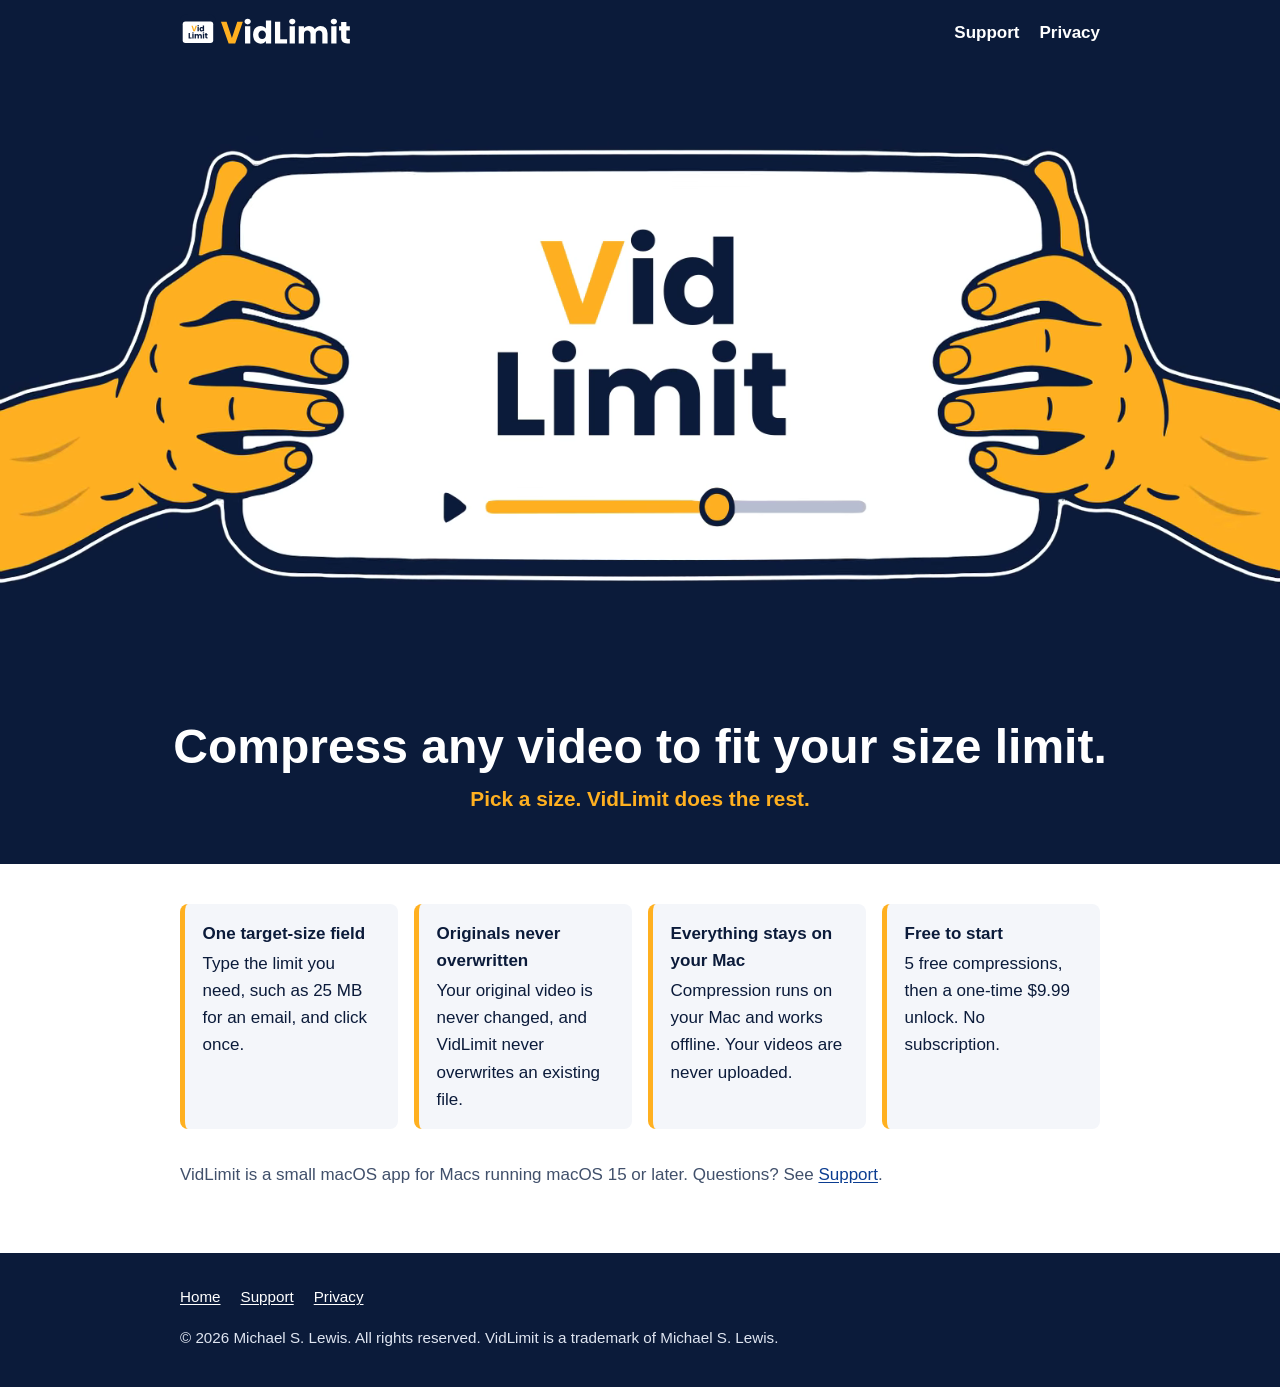
<file: index.html>
<!doctype html>
<html lang="en">
<head>
<meta charset="utf-8">
<meta name="viewport" content="width=device-width, initial-scale=1">
<title>VidLimit: Compress any video to fit your size limit</title>
<meta name="description" content="Pick a size. VidLimit does the rest. A small Mac app that compresses a video to fit your size limit, entirely on your Mac.">
<meta name="theme-color" content="#0B1B3A">
<link rel="canonical" href="https://vidlimit.com/">
<link rel="icon" href="/favicon.ico" sizes="48x48">
<link rel="icon" href="/assets/favicon.svg" type="image/svg+xml">
<link rel="icon" href="/assets/favicon-32.png" type="image/png" sizes="32x32">
<link rel="icon" href="/assets/favicon-16.png" type="image/png" sizes="16x16">
<link rel="apple-touch-icon" href="/assets/apple-touch-icon.png">
<meta property="og:type" content="website">
<meta property="og:site_name" content="VidLimit">
<meta property="og:title" content="VidLimit: Compress any video to fit your size limit">
<meta property="og:description" content="Pick a size. VidLimit does the rest. A small Mac app that compresses a video to fit your size limit, entirely on your Mac.">
<meta property="og:url" content="https://vidlimit.com/">
<meta property="og:image" content="https://vidlimit.com/assets/og-image.png">
<meta property="og:image:width" content="1200">
<meta property="og:image:height" content="630">
<meta property="og:image:alt" content="VidLimit logo: two hands squeezing a video player so it fits under a size limit.">
<meta name="twitter:card" content="summary_large_image">
<meta name="twitter:title" content="VidLimit: Compress any video to fit your size limit">
<meta name="twitter:description" content="Pick a size. VidLimit does the rest. A small Mac app that compresses a video to fit your size limit, entirely on your Mac.">
<meta name="twitter:image" content="https://vidlimit.com/assets/og-image.png">
<meta name="twitter:image:alt" content="VidLimit logo: two hands squeezing a video player so it fits under a size limit.">
<link rel="stylesheet" href="/style.css">
</head>
<body>
<header class="site"><div class="wrap wide">
<a href="/" aria-label="VidLimit home"><img src="/assets/vidlimit-lockup-dark.svg" alt="VidLimit" width="172" height="36"></a>
<nav aria-label="Main"><a href="/support/">Support</a><a href="/privacy/">Privacy</a></nav>
</div></header>
<section class="hero">
<video class="hero-loop" autoplay muted playsinline preload="auto" width="1584" height="780" poster="/assets/vidlimit-hero-poster-dark.png" aria-label="Two amber hands squeezing a video player labeled VidLimit, as if pressing it down to fit a size limit.">
<source src="/assets/vidlimit-squeeze-loop-dark.webm" type="video/webm">
<source src="/assets/vidlimit-squeeze-loop-dark.mp4" type="video/mp4">
</video>
<img class="hero-still" src="/assets/vidlimit-hero-final-dark.png" alt="Two amber hands squeezing a video player labeled VidLimit, as if pressing it down to fit a size limit." width="1584" height="780">
<h1>Compress any video to fit your size limit.</h1>
<p class="sub">Pick a size. VidLimit does the rest.</p>
</section>
<main><div class="wrap wide">
<ul class="benefits">
<li><strong>One target-size field</strong>Type the limit you need, such as 25 MB for an email, and click once.</li>
<li><strong>Originals never overwritten</strong>Your original video is never changed, and VidLimit never overwrites an existing file.</li>
<li><strong>Everything stays on your Mac</strong>Compression runs on your Mac and works offline. Your videos are never uploaded.</li>
<li><strong>Free to start</strong>5 free compressions, then a one-time $9.99 unlock. No subscription.</li>
</ul>
<p class="meta" style="margin-top:2rem">VidLimit is a small macOS app for Macs running macOS 15 or later. Questions? See <a href="/support/">Support</a>.</p>
</div></main>
<footer class="site"><div class="wrap wide">
<nav aria-label="Footer"><ul><li><a href="/">Home</a></li><li><a href="/support/">Support</a></li><li><a href="/privacy/">Privacy</a></li></ul></nav>
<p>© 2026 Michael S. Lewis. All rights reserved. VidLimit is a trademark of Michael S. Lewis.</p>
</div></footer>
<script>(function(){var v=document.querySelector(".hero-loop");if(v&&window.matchMedia&&matchMedia("(prefers-reduced-motion: reduce)").matches){v.removeAttribute("autoplay");v.pause();}})();</script>
</body>
</html>
</file>
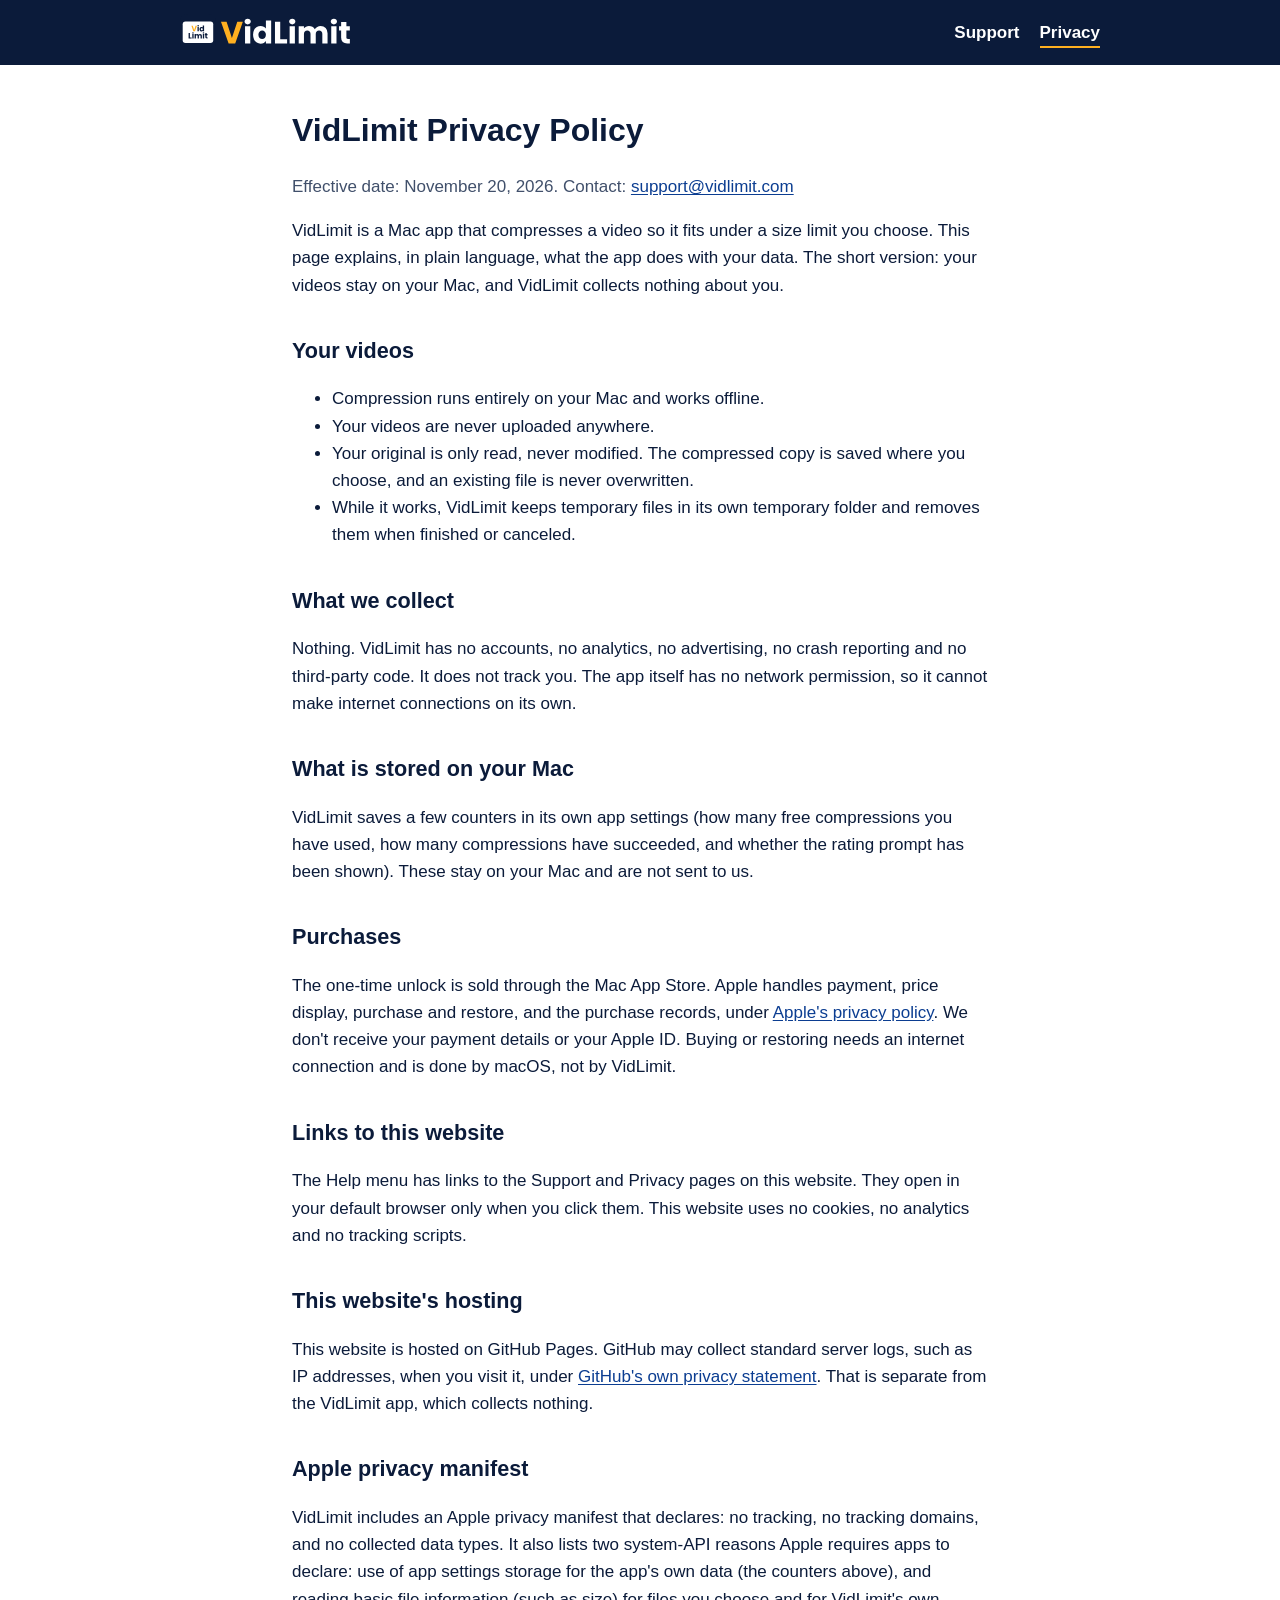
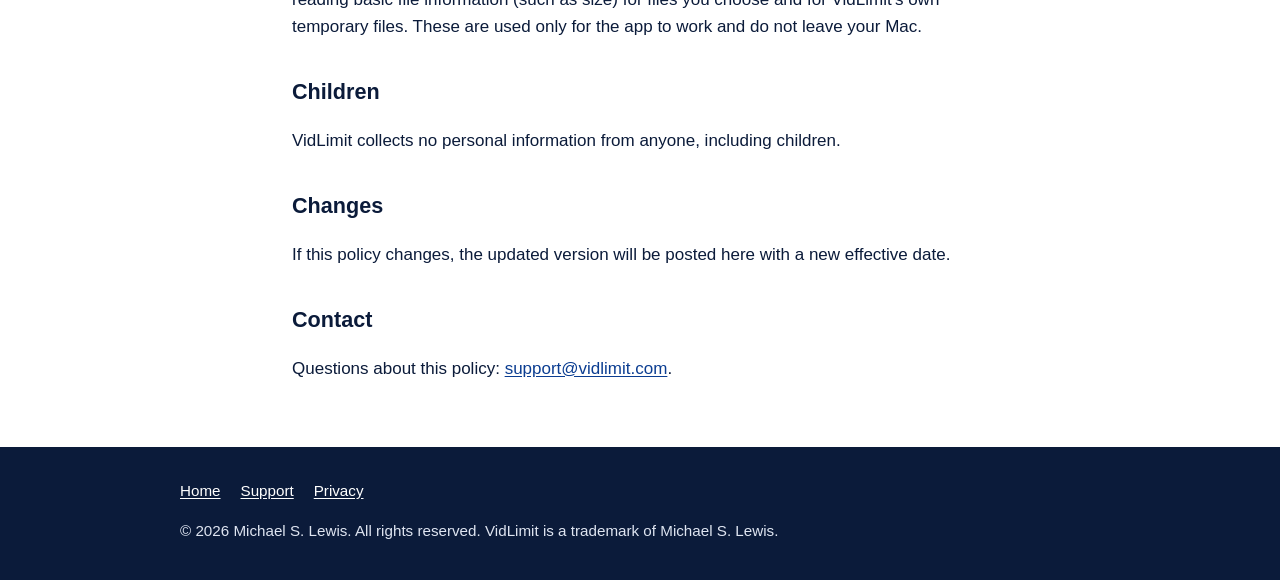
<file: privacy/index.html>
<!doctype html>
<html lang="en">
<head>
<meta charset="utf-8">
<meta name="viewport" content="width=device-width, initial-scale=1">
<title>VidLimit Privacy Policy</title>
<meta name="description" content="VidLimit processes your videos on your Mac and never uploads them. No accounts, no analytics, no tracking. Read the full privacy policy.">
<meta name="theme-color" content="#0B1B3A">
<link rel="canonical" href="https://vidlimit.com/privacy/">
<link rel="icon" href="/favicon.ico" sizes="48x48">
<link rel="icon" href="/assets/favicon.svg" type="image/svg+xml">
<link rel="icon" href="/assets/favicon-32.png" type="image/png" sizes="32x32">
<link rel="icon" href="/assets/favicon-16.png" type="image/png" sizes="16x16">
<link rel="apple-touch-icon" href="/assets/apple-touch-icon.png">
<meta property="og:type" content="website">
<meta property="og:site_name" content="VidLimit">
<meta property="og:title" content="VidLimit Privacy Policy">
<meta property="og:description" content="VidLimit processes your videos on your Mac and never uploads them. No accounts, no analytics, no tracking. Read the full privacy policy.">
<meta property="og:url" content="https://vidlimit.com/privacy/">
<meta property="og:image" content="https://vidlimit.com/assets/og-image.png">
<meta property="og:image:width" content="1200">
<meta property="og:image:height" content="630">
<meta property="og:image:alt" content="VidLimit logo: two hands squeezing a video player so it fits under a size limit.">
<meta name="twitter:card" content="summary_large_image">
<meta name="twitter:title" content="VidLimit Privacy Policy">
<meta name="twitter:description" content="VidLimit processes your videos on your Mac and never uploads them. No accounts, no analytics, no tracking. Read the full privacy policy.">
<meta name="twitter:image" content="https://vidlimit.com/assets/og-image.png">
<meta name="twitter:image:alt" content="VidLimit logo: two hands squeezing a video player so it fits under a size limit.">
<link rel="stylesheet" href="/style.css">
</head>
<body>
<header class="site"><div class="wrap wide">
<a href="/" aria-label="VidLimit home"><img src="/assets/vidlimit-lockup-dark.svg" alt="VidLimit" width="172" height="36"></a>
<nav aria-label="Main"><a href="/support/">Support</a><a href="/privacy/" aria-current="page">Privacy</a></nav>
</div></header>
<main><div class="wrap">
<h1 class="page">VidLimit Privacy Policy</h1>
<p class="meta">Effective date: November 20, 2026. Contact: <a href="mailto:support@vidlimit.com">support@vidlimit.com</a></p>
<p>VidLimit is a Mac app that compresses a video so it fits under a size limit you choose. This page explains, in plain language, what the app does with your data. The short version: your videos stay on your Mac, and VidLimit collects nothing about you.</p>
<h2>Your videos</h2>
<ul><li>Compression runs entirely on your Mac and works offline.</li><li>Your videos are never uploaded anywhere.</li><li>Your original is only read, never modified. The compressed copy is saved where you choose, and an existing file is never overwritten.</li><li>While it works, VidLimit keeps temporary files in its own temporary folder and removes them when finished or canceled.</li></ul>
<h2>What we collect</h2>
<p>Nothing. VidLimit has no accounts, no analytics, no advertising, no crash reporting and no third-party code. It does not track you. The app itself has no network permission, so it cannot make internet connections on its own.</p>
<h2>What is stored on your Mac</h2>
<p>VidLimit saves a few counters in its own app settings (how many free compressions you have used, how many compressions have succeeded, and whether the rating prompt has been shown). These stay on your Mac and are not sent to us.</p>
<h2>Purchases</h2>
<p>The one-time unlock is sold through the Mac App Store. Apple handles payment, price display, purchase and restore, and the purchase records, under <a href="https://www.apple.com/legal/privacy/">Apple's privacy policy</a>. We don't receive your payment details or your Apple ID. Buying or restoring needs an internet connection and is done by macOS, not by VidLimit.</p>
<h2>Links to this website</h2>
<p>The Help menu has links to the Support and Privacy pages on this website. They open in your default browser only when you click them. This website uses no cookies, no analytics and no tracking scripts.</p>
<h2>This website's hosting</h2>
<p>This website is hosted on GitHub Pages. GitHub may collect standard server logs, such as IP addresses, when you visit it, under <a href="https://docs.github.com/en/site-policy/privacy-policies/github-general-privacy-statement">GitHub's own privacy statement</a>. That is separate from the VidLimit app, which collects nothing.</p>
<h2>Apple privacy manifest</h2>
<p>VidLimit includes an Apple privacy manifest that declares: no tracking, no tracking domains, and no collected data types. It also lists two system-API reasons Apple requires apps to declare: use of app settings storage for the app's own data (the counters above), and reading basic file information (such as size) for files you choose and for VidLimit's own temporary files. These are used only for the app to work and do not leave your Mac.</p>
<h2>Children</h2>
<p>VidLimit collects no personal information from anyone, including children.</p>
<h2>Changes</h2>
<p>If this policy changes, the updated version will be posted here with a new effective date.</p>
<h2>Contact</h2>
<p>Questions about this policy: <a href="mailto:support@vidlimit.com">support@vidlimit.com</a>.</p>
</div></main>
<footer class="site"><div class="wrap wide">
<nav aria-label="Footer"><ul><li><a href="/">Home</a></li><li><a href="/support/">Support</a></li><li><a href="/privacy/">Privacy</a></li></ul></nav>
<p>© 2026 Michael S. Lewis. All rights reserved. VidLimit is a trademark of Michael S. Lewis.</p>
</div></footer>
</body>
</html>
</file>
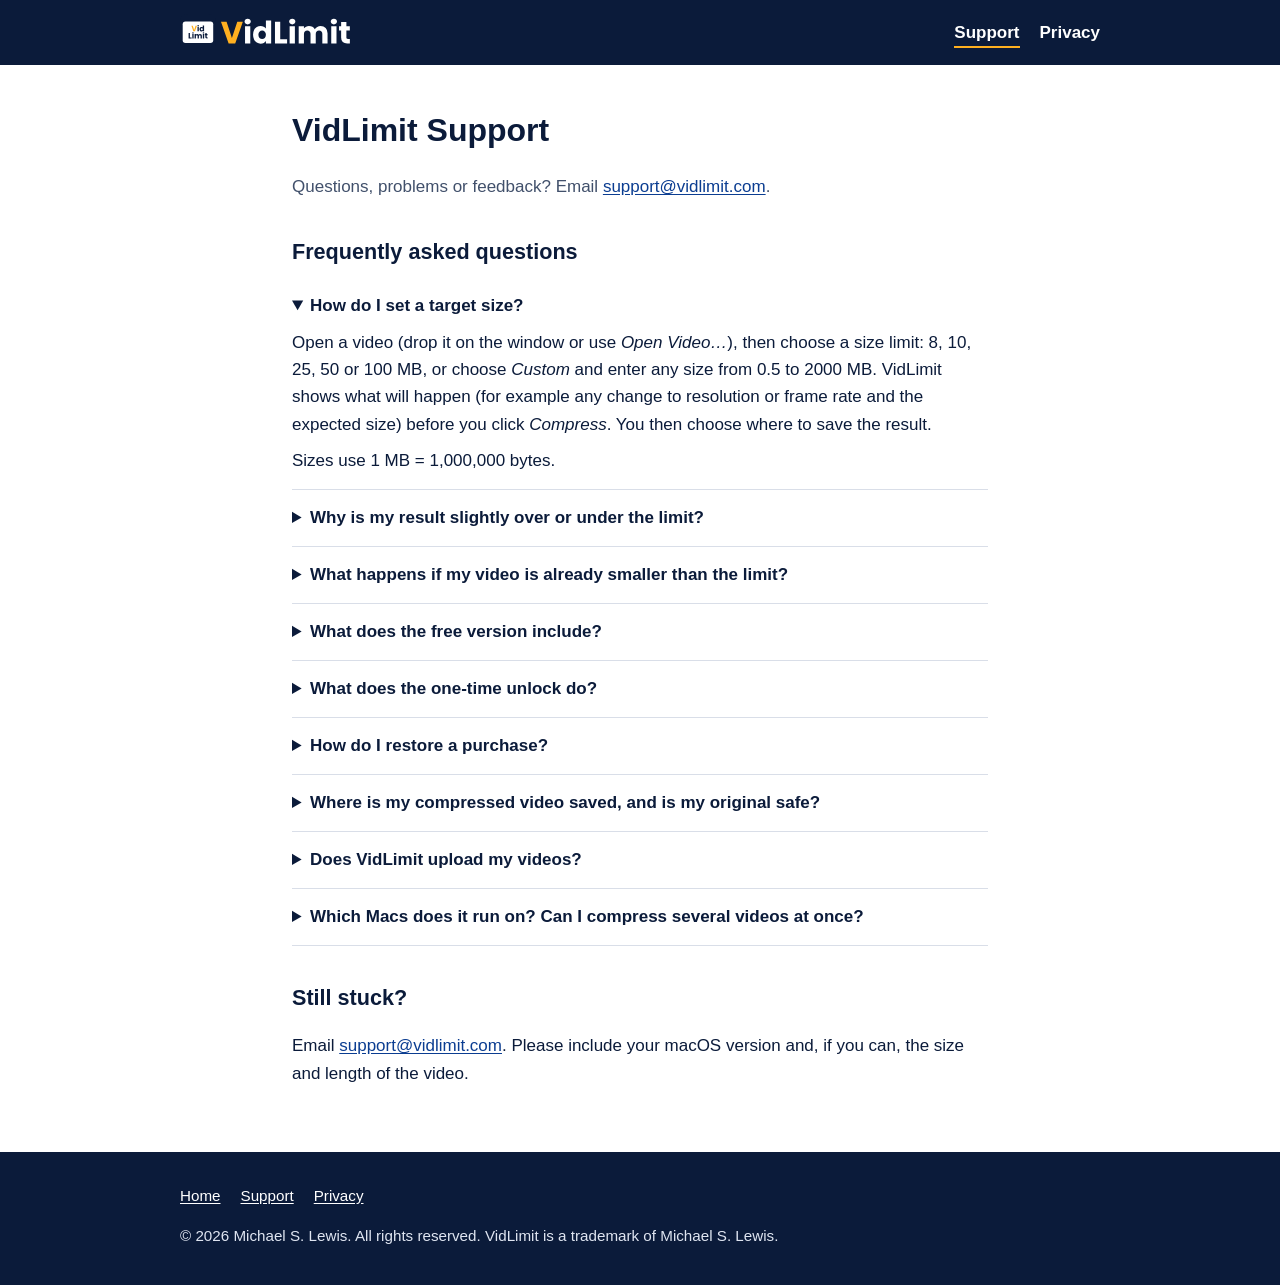
<file: support/index.html>
<!doctype html>
<html lang="en">
<head>
<meta charset="utf-8">
<meta name="viewport" content="width=device-width, initial-scale=1">
<title>VidLimit Support: FAQ and contact</title>
<meta name="description" content="Get help with VidLimit: setting a target size, free compressions, the one-time unlock, restoring a purchase, and how to contact support.">
<meta name="theme-color" content="#0B1B3A">
<link rel="canonical" href="https://vidlimit.com/support/">
<link rel="icon" href="/favicon.ico" sizes="48x48">
<link rel="icon" href="/assets/favicon.svg" type="image/svg+xml">
<link rel="icon" href="/assets/favicon-32.png" type="image/png" sizes="32x32">
<link rel="icon" href="/assets/favicon-16.png" type="image/png" sizes="16x16">
<link rel="apple-touch-icon" href="/assets/apple-touch-icon.png">
<meta property="og:type" content="website">
<meta property="og:site_name" content="VidLimit">
<meta property="og:title" content="VidLimit Support: FAQ and contact">
<meta property="og:description" content="Get help with VidLimit: setting a target size, free compressions, the one-time unlock, restoring a purchase, and how to contact support.">
<meta property="og:url" content="https://vidlimit.com/support/">
<meta property="og:image" content="https://vidlimit.com/assets/og-image.png">
<meta property="og:image:width" content="1200">
<meta property="og:image:height" content="630">
<meta property="og:image:alt" content="VidLimit logo: two hands squeezing a video player so it fits under a size limit.">
<meta name="twitter:card" content="summary_large_image">
<meta name="twitter:title" content="VidLimit Support: FAQ and contact">
<meta name="twitter:description" content="Get help with VidLimit: setting a target size, free compressions, the one-time unlock, restoring a purchase, and how to contact support.">
<meta name="twitter:image" content="https://vidlimit.com/assets/og-image.png">
<meta name="twitter:image:alt" content="VidLimit logo: two hands squeezing a video player so it fits under a size limit.">
<link rel="stylesheet" href="/style.css">
</head>
<body>
<header class="site"><div class="wrap wide">
<a href="/" aria-label="VidLimit home"><img src="/assets/vidlimit-lockup-dark.svg" alt="VidLimit" width="172" height="36"></a>
<nav aria-label="Main"><a href="/support/" aria-current="page">Support</a><a href="/privacy/">Privacy</a></nav>
</div></header>
<main><div class="wrap">
<h1 class="page">VidLimit Support</h1>
<p class="meta">Questions, problems or feedback? Email <a href="mailto:support@vidlimit.com">support@vidlimit.com</a>.</p>
<h2>Frequently asked questions</h2>
<details open><summary>How do I set a target size?</summary>
<p>Open a video (drop it on the window or use <em>Open Video…</em>), then choose a size limit: 8, 10, 25, 50 or 100 MB, or choose <em>Custom</em> and enter any size from 0.5 to 2000 MB. VidLimit shows what will happen (for example any change to resolution or frame rate and the expected size) before you click <em>Compress</em>. You then choose where to save the result.</p>
<p>Sizes use 1 MB = 1,000,000 bytes.</p></details>
<details><summary>Why is my result slightly over or under the limit?</summary>
<p>VidLimit aims to land at or just under your target size, and it may take more than one pass to get there.</p>
<p>If a limit can't be met without ruining the video, VidLimit tells you before you start and shows the closest size it can reach. If the saved file still ends up over your limit, the result screen says <em>Over your limit</em> rather than pretending otherwise.</p>
</details>
<details><summary>What happens if my video is already smaller than the limit?</summary>
<p>VidLimit tells you the video already fits and that you don't need to compress it. Compressing a video that already fits does not use up a free compression. If you compress it anyway, the new file will not be bigger than the original.</p></details>
<details><summary>What does the free version include?</summary>
<p>5 free compressions. A free compression is only used up when a file is saved and the result is at or under your limit. Results over your limit, canceled or failed runs, and videos that already fit cost nothing. The app shows how many free compressions you have left.</p></details>
<details><summary>What does the one-time unlock do?</summary>
<p>It removes the limit on the number of compressions: unlimited compressions for a single one-time purchase. It is not a subscription. The planned price is $9.99; the price shown in the App Store at purchase time is the one that applies.</p>
<!-- TODO: price and availability are not final until the in-app purchase exists in App Store Connect (README says $9.99 is only in the local StoreKit file). Confirm Family Sharing stays off and mention it if so. --></details>
<details><summary>How do I restore a purchase?</summary>
<p>In VidLimit, choose <em>Restore Purchases…</em> from the app menu, or click <em>Restore Purchases</em> on the unlock screen. Use the same Apple ID you bought with. Restoring contacts the App Store, so you need an internet connection. If nothing is found, VidLimit says no earlier purchase was found for that Apple ID.</p>
<!-- TODO: verify the exact menu location of "Restore Purchases…" in the built app (code places it after the About item in the app menu; not click-tested). -->
<p>For purchase or refund questions, you can also check your Apple purchase history or contact Apple Support.</p></details>
<details><summary>Where is my compressed video saved, and is my original safe?</summary>
<p>The save window starts next to your original with a new name ending in <em>-vidlimit</em> and the .mp4 extension (for example <em>clip-vidlimit.mp4</em>). Your original is never changed, and an existing file is never overwritten; if the name is taken, VidLimit picks a new one.</p></details>
<details><summary>Does VidLimit upload my videos?</summary>
<p>No. Compression happens on your Mac. See the <a href="/privacy/">Privacy Policy</a>.</p></details>
<details><summary>Which Macs does it run on? Can I compress several videos at once?</summary>
<p>VidLimit requires macOS 15.0 or later. It compresses one video at a time; batch compression isn't supported yet.</p>
<!-- TODO: minimum macOS 15.0 is from the README's deployment target; confirm before App Store submission. -->
</details>
<h2>Still stuck?</h2>
<p>Email <a href="mailto:support@vidlimit.com">support@vidlimit.com</a>. Please include your macOS version and, if you can, the size and length of the video.</p>
<!-- TODO: PRODUCT_PRINCIPLES.md aims for replies within 2 business days; that target is not stated publicly here. Add it if Michael wants to commit to it. -->
</div></main>
<footer class="site"><div class="wrap wide">
<nav aria-label="Footer"><ul><li><a href="/">Home</a></li><li><a href="/support/">Support</a></li><li><a href="/privacy/">Privacy</a></li></ul></nav>
<p>© 2026 Michael S. Lewis. All rights reserved. VidLimit is a trademark of Michael S. Lewis.</p>
</div></footer>
</body>
</html>
</file>
<file: style.css>
:root{--navy:#0B1B3A;--amber:#FFB020;--white:#fff;--ink:#0B1B3A;--muted:#41506b;--line:#d9dee8;--soft:#f4f6fa}
*{box-sizing:border-box}
html{-webkit-text-size-adjust:100%}
body{margin:0;font-family:-apple-system,BlinkMacSystemFont,"Segoe UI",Roboto,Helvetica,Arial,sans-serif;color:var(--ink);background:var(--white);line-height:1.6;font-size:1.0625rem}
a{color:#0b3d91;text-underline-offset:2px}
a:hover{color:var(--navy)}
:focus-visible{outline:3px solid var(--amber);outline-offset:2px}
.wrap{max-width:46rem;margin:0 auto;padding:0 1.25rem}
.wide{max-width:60rem}
header.site{background:var(--navy)}
header.site .wrap{display:flex;align-items:center;justify-content:space-between;gap:1rem;padding-top:.9rem;padding-bottom:.9rem}
header.site img{height:36px;width:auto;display:block}
nav a{color:var(--white);text-decoration:none;margin-left:1.25rem;font-weight:600;padding:.25rem 0;border-bottom:2px solid transparent}
nav a:hover,nav a[aria-current]{border-bottom-color:var(--amber);color:var(--white)}
.hero{background:var(--navy);color:var(--white);text-align:center;padding:0 0 3rem}
.hero img,.hero video{display:block;width:100%;max-width:none;height:auto;max-height:34rem;object-fit:cover;margin:0;background:var(--navy)}
.hero video,.hero .hero-still{max-height:max(min(40rem,calc(100vh - 13rem)),calc(min(100vw,1600px)*.38));max-width:1600px;margin:0 auto}
@media (min-width:1601px){.hero video,.hero .hero-still{-webkit-mask-image:linear-gradient(to right,transparent,#000 8%,#000 92%,transparent);mask-image:linear-gradient(to right,transparent,#000 8%,#000 92%,transparent)}}
.hero .hero-still{display:none}
@media (prefers-reduced-motion:reduce){.hero .hero-loop{display:none}.hero .hero-still{display:block}}
.hero h1{font-size:clamp(1.9rem,5vw,3rem);line-height:1.15;margin:1.5rem 1.25rem .5rem}
.hero p.sub{font-size:1.3rem;margin:0 1.25rem;color:var(--amber);font-weight:600}
.soon{display:inline-block;margin-top:1.75rem;padding:.6rem 1.2rem;border:2px solid var(--amber);border-radius:999px;color:var(--white);font-weight:600}
main{padding:2.5rem 0 3rem}
h1.page{font-size:2rem;margin:0 0 .5rem}
h2{font-size:1.35rem;margin:2.2rem 0 .5rem}
h3{font-size:1.1rem;margin:1.6rem 0 .3rem}
.meta{color:var(--muted)}
.benefits{list-style:none;margin:0;padding:0;display:grid;gap:1rem;grid-template-columns:repeat(auto-fit,minmax(12.5rem,1fr))}
.benefits li{background:var(--soft);border-left:5px solid var(--amber);border-radius:8px;padding:1rem 1.1rem}
.benefits strong{display:block;margin-bottom:.2rem}
details{border-bottom:1px solid var(--line);padding:.9rem 0}
summary{cursor:pointer;font-weight:700}
details p,details ul{margin:.6rem 0 0}
footer.site{background:var(--navy);color:var(--white);padding:2rem 0;font-size:.95rem}
footer.site a{color:var(--white)}
footer.site ul{list-style:none;padding:0;margin:0 0 1rem;display:flex;gap:1.25rem;flex-wrap:wrap}
footer.site p{margin:.3rem 0;color:#dfe5f1}
@media (max-width:30rem){header.site img{height:30px}nav a{margin-left:.9rem}}
footer.site nav a{margin:0;font-weight:400;text-decoration:underline;border:0}
</file>
